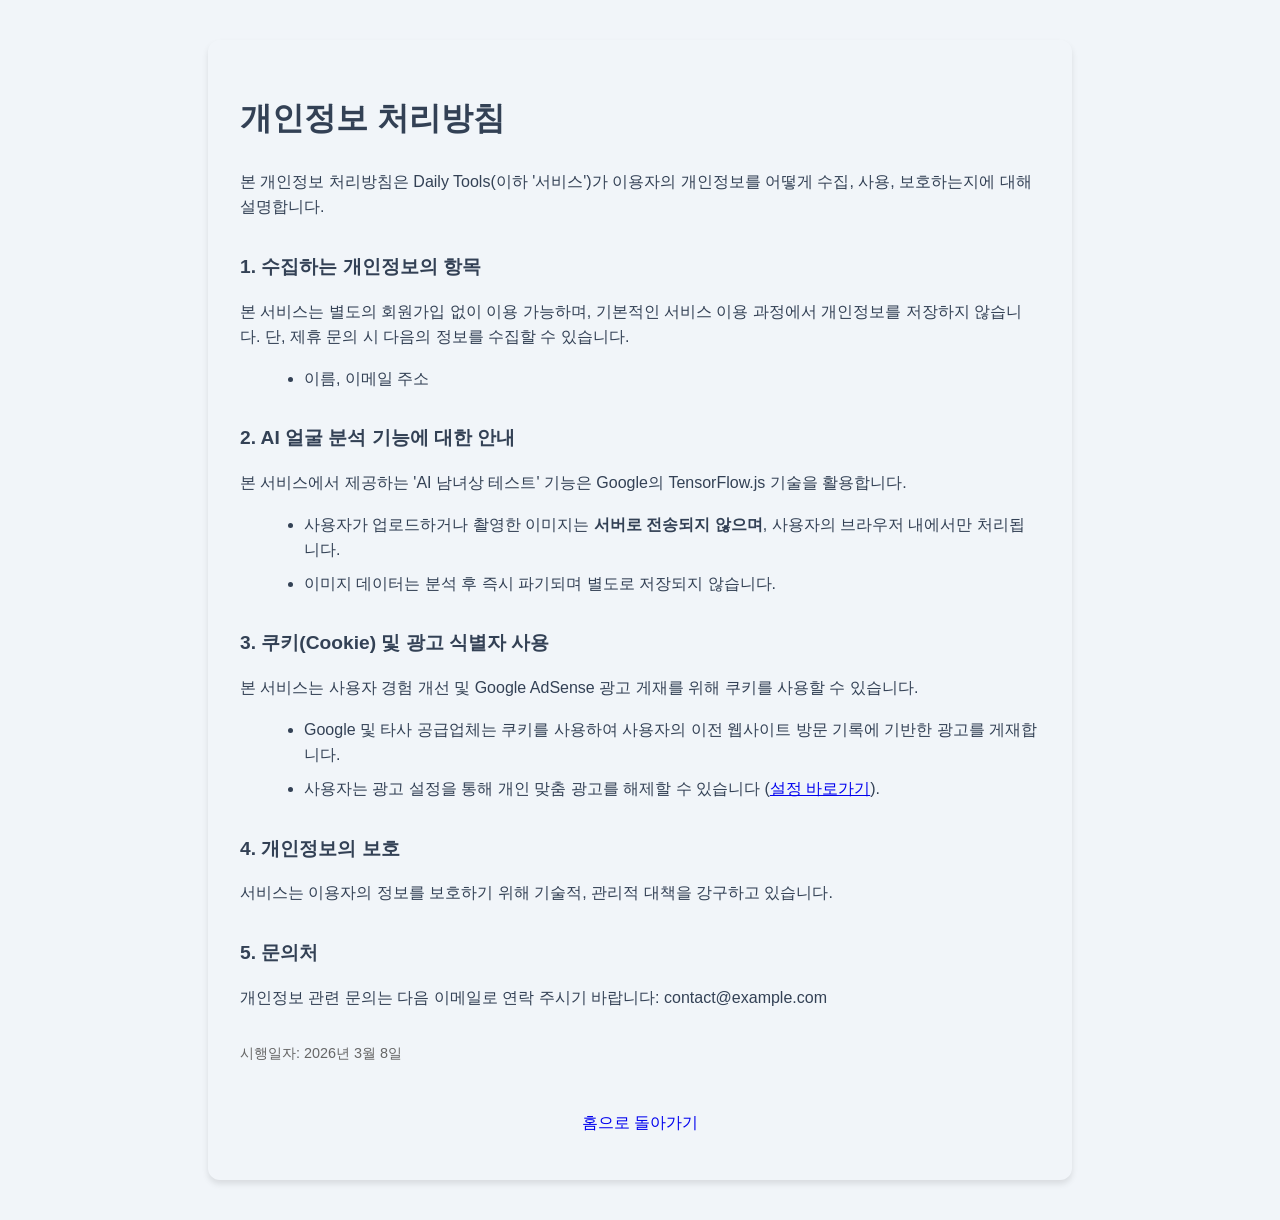
<file: privacy.html>
<!DOCTYPE html>
<html lang="ko">
<head>
    <!-- Google tag (gtag.js) -->
    <script async src="https://www.googletagmanager.com/gtag/js?id=G-W37JG0SNET"></script>
    <script>
      window.dataLayer = window.dataLayer || [];
      function gtag(){dataLayer.push(arguments);}
      gtag('js', new Date());

      gtag('config', 'G-W37JG0SNET');
    </script>
    <script type="text/javascript">
        (function(c,l,a,r,i,t,y){
            c[a]=c[a]||function(){(c[a].q=c[a].q||[]).push(arguments)};
            t=l.createElement(r);t.async=1;t.src="https://www.clarity.ms/tag/"+i;
            y=l.getElementsByTagName(r)[0];y.parentNode.insertBefore(t,y);
        })(window, document, "clarity", "script", "vsw0rj1ilz");
    </script>
    <meta charset="UTF-8">
    <meta name="viewport" content="width=device-width, initial-scale=1.0">
    <title>개인정보 처리방침 - Daily Tools</title>
    <link rel="stylesheet" href="style.css">
    <style>
        .policy-container {
            max-width: 800px;
            margin: 40px auto;
            padding: 2rem;
            background: var(--card-bg);
            border-radius: 12px;
            box-shadow: 0 4px 6px rgba(0,0,0,0.1);
            text-align: left;
        }
        h1 { margin-bottom: 1.5rem; color: var(--accent-color); }
        h2 { margin-top: 2rem; margin-bottom: 1rem; font-size: 1.2rem; }
        p, li { line-height: 1.6; color: var(--text-color); margin-bottom: 0.5rem; }
        ul { margin-left: 1.5rem; }
    </style>
</head>
<body>
    <div class="policy-container">
        <h1>개인정보 처리방침</h1>
        <p>본 개인정보 처리방침은 Daily Tools(이하 '서비스')가 이용자의 개인정보를 어떻게 수집, 사용, 보호하는지에 대해 설명합니다.</p>

        <h2>1. 수집하는 개인정보의 항목</h2>
        <p>본 서비스는 별도의 회원가입 없이 이용 가능하며, 기본적인 서비스 이용 과정에서 개인정보를 저장하지 않습니다. 단, 제휴 문의 시 다음의 정보를 수집할 수 있습니다.</p>
        <ul>
            <li>이름, 이메일 주소</li>
        </ul>

        <h2>2. AI 얼굴 분석 기능에 대한 안내</h2>
        <p>본 서비스에서 제공하는 'AI 남녀상 테스트' 기능은 Google의 TensorFlow.js 기술을 활용합니다.</p>
        <ul>
            <li>사용자가 업로드하거나 촬영한 이미지는 <strong>서버로 전송되지 않으며</strong>, 사용자의 브라우저 내에서만 처리됩니다.</li>
            <li>이미지 데이터는 분석 후 즉시 파기되며 별도로 저장되지 않습니다.</li>
        </ul>

        <h2>3. 쿠키(Cookie) 및 광고 식별자 사용</h2>
        <p>본 서비스는 사용자 경험 개선 및 Google AdSense 광고 게재를 위해 쿠키를 사용할 수 있습니다.</p>
        <ul>
            <li>Google 및 타사 공급업체는 쿠키를 사용하여 사용자의 이전 웹사이트 방문 기록에 기반한 광고를 게재합니다.</li>
            <li>사용자는 광고 설정을 통해 개인 맞춤 광고를 해제할 수 있습니다 (<a href="https://www.google.com/settings/ads" target="_blank">설정 바로가기</a>).</li>
        </ul>

        <h2>4. 개인정보의 보호</h2>
        <p>서비스는 이용자의 정보를 보호하기 위해 기술적, 관리적 대책을 강구하고 있습니다.</p>

        <h2>5. 문의처</h2>
        <p>개인정보 관련 문의는 다음 이메일로 연락 주시기 바랍니다: contact@example.com</p>

        <p style="margin-top: 2rem; font-size: 0.9rem; color: #666;">시행일자: 2026년 3월 8일</p>
        
        <div style="margin-top: 2rem; text-align: center;">
            <a href="index.html" class="main-btn" style="text-decoration: none; display: inline-block; width: auto; padding: 0.8rem 2rem;">홈으로 돌아가기</a>
        </div>
    </div>
    
    <script>
        // 다크모드 초기화
        (function() {
            const theme = localStorage.getItem('theme') || 'light';
            if (theme === 'dark') {
                document.documentElement.classList.add('dark-mode');
                document.body?.classList.add('dark-mode');
            }
        })();
    </script>
</body>
</html>
</file>
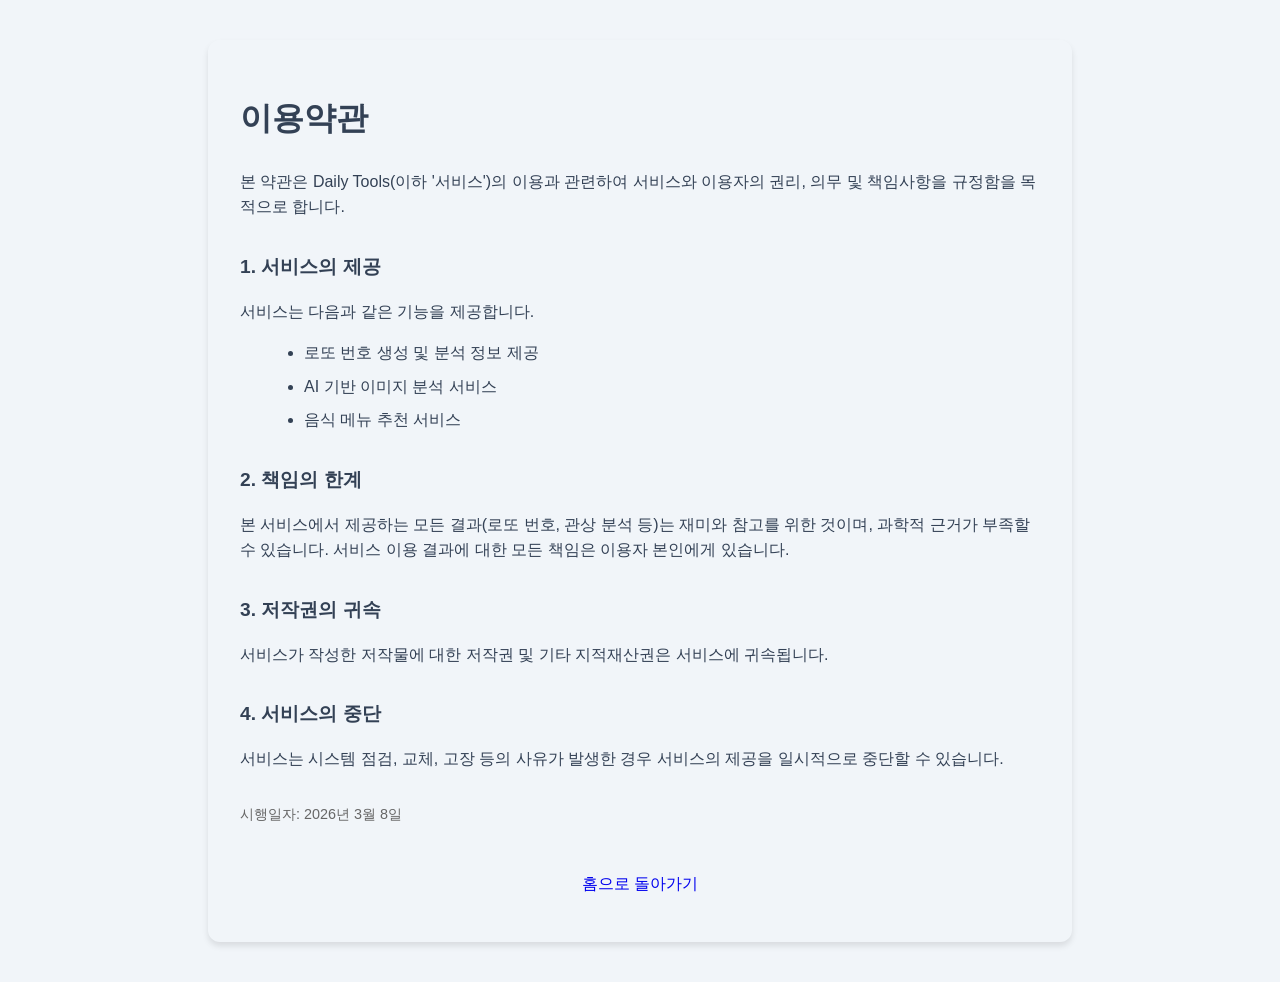
<file: terms.html>
<!DOCTYPE html>
<html lang="ko">
<head>
    <!-- Google tag (gtag.js) -->
    <script async src="https://www.googletagmanager.com/gtag/js?id=G-W37JG0SNET"></script>
    <script>
      window.dataLayer = window.dataLayer || [];
      function gtag(){dataLayer.push(arguments);}
      gtag('js', new Date());

      gtag('config', 'G-W37JG0SNET');
    </script>
    <script type="text/javascript">
        (function(c,l,a,r,i,t,y){
            c[a]=c[a]||function(){(c[a].q=c[a].q||[]).push(arguments)};
            t=l.createElement(r);t.async=1;t.src="https://www.clarity.ms/tag/"+i;
            y=l.getElementsByTagName(r)[0];y.parentNode.insertBefore(t,y);
        })(window, document, "clarity", "script", "vsw0rj1ilz");
    </script>
    <meta charset="UTF-8">
    <meta name="viewport" content="width=device-width, initial-scale=1.0">
    <title>이용약관 - Daily Tools</title>
    <link rel="stylesheet" href="style.css">
    <style>
        .policy-container {
            max-width: 800px;
            margin: 40px auto;
            padding: 2rem;
            background: var(--card-bg);
            border-radius: 12px;
            box-shadow: 0 4px 6px rgba(0,0,0,0.1);
            text-align: left;
        }
        h1 { margin-bottom: 1.5rem; color: var(--accent-color); }
        h2 { margin-top: 2rem; margin-bottom: 1rem; font-size: 1.2rem; }
        p, li { line-height: 1.6; color: var(--text-color); margin-bottom: 0.5rem; }
        ul { margin-left: 1.5rem; }
    </style>
</head>
<body>
    <div class="policy-container">
        <h1>이용약관</h1>
        <p>본 약관은 Daily Tools(이하 '서비스')의 이용과 관련하여 서비스와 이용자의 권리, 의무 및 책임사항을 규정함을 목적으로 합니다.</p>

        <h2>1. 서비스의 제공</h2>
        <p>서비스는 다음과 같은 기능을 제공합니다.</p>
        <ul>
            <li>로또 번호 생성 및 분석 정보 제공</li>
            <li>AI 기반 이미지 분석 서비스</li>
            <li>음식 메뉴 추천 서비스</li>
        </ul>

        <h2>2. 책임의 한계</h2>
        <p>본 서비스에서 제공하는 모든 결과(로또 번호, 관상 분석 등)는 재미와 참고를 위한 것이며, 과학적 근거가 부족할 수 있습니다. 서비스 이용 결과에 대한 모든 책임은 이용자 본인에게 있습니다.</p>

        <h2>3. 저작권의 귀속</h2>
        <p>서비스가 작성한 저작물에 대한 저작권 및 기타 지적재산권은 서비스에 귀속됩니다.</p>

        <h2>4. 서비스의 중단</h2>
        <p>서비스는 시스템 점검, 교체, 고장 등의 사유가 발생한 경우 서비스의 제공을 일시적으로 중단할 수 있습니다.</p>

        <p style="margin-top: 2rem; font-size: 0.9rem; color: #666;">시행일자: 2026년 3월 8일</p>
        
        <div style="margin-top: 2rem; text-align: center;">
            <a href="index.html" class="main-btn" style="text-decoration: none; display: inline-block; width: auto; padding: 0.8rem 2rem;">홈으로 돌아가기</a>
        </div>
    </div>
    
    <script>
        // 다크모드 초기화
        (function() {
            const theme = localStorage.getItem('theme') || 'light';
            if (theme === 'dark') {
                document.documentElement.classList.add('dark-mode');
                document.body?.classList.add('dark-mode');
            }
        })();
    </script>
</body>
</html>
</file>
<file: style.css>
:root {
    /* Modern Professional Palette */
    --p-indigo: #4f46e5;
    --p-purple: #7c3aed;
    --p-rose: #e11d48;
    --p-emerald: #059669;
    --p-amber: #d97706;
    
    --primary-gradient: linear-gradient(135deg, var(--p-indigo) 0%, var(--p-purple) 100%);
    
    --bg-base: #f1f5f9;
    --bg-surface: #ffffff;
    --text-strong: #0f172a;
    --text-main: #334155;
    --text-sub: #64748b;
    --border-light: #e2e8f0;
    
    --radius-lg: 24px;
    --radius-md: 16px;
    --shadow-soft: 0 10px 25px -5px rgba(0, 0, 0, 0.05), 0 8px 10px -6px rgba(0, 0, 0, 0.05);
}

.dark-mode {
    --bg-base: #0f172a;
    --bg-surface: #1e293b;
    --text-strong: #f8fafc;
    --text-main: #cbd5e1;
    --text-sub: #94a3b8;
    --border-light: #334155;
}

body {
    font-family: 'Pretendard Variable', -apple-system, sans-serif;
    background-color: var(--bg-base);
    color: var(--text-main);
    margin: 0;
    line-height: 1.6;
}

/* Header */
header {
    background: var(--bg-surface);
    border-bottom: 1px solid var(--border-light);
    position: sticky; top: 0; z-index: 1000;
}

.header-container {
    max-width: 1200px; margin: 0 auto;
    padding: 1rem 1.5rem;
    display: flex; justify-content: space-between; align-items: center;
}

.logo {
    font-size: 1.5rem; font-weight: 900;
    color: var(--p-indigo); text-decoration: none;
    letter-spacing: -1px;
}

nav ul { display: flex; gap: 1.5rem; list-style: none; margin: 0; padding: 0; }
nav a { text-decoration: none; color: var(--text-sub); font-weight: 700; font-size: 0.9rem; cursor: pointer; }
nav a.active { color: var(--p-indigo); }

/* Main Layout */
main { max-width: 1200px; margin: 0 auto; padding: 2rem 1rem; }

.content-grid {
    display: grid; grid-template-columns: 240px 1fr; gap: 2rem;
}

/* Sidebar */
.sidebar-menu {
    background: var(--bg-surface);
    padding: 1rem; border-radius: var(--radius-md);
    border: 1px solid var(--border-light);
    position: sticky; top: 80px; height: fit-content;
}

.sidebar-menu button {
    display: block; width: 100%; text-align: left;
    padding: 0.8rem 1rem; margin-bottom: 0.4rem;
    border: none; background: transparent;
    color: var(--text-sub); font-weight: 600; cursor: pointer;
    border-radius: 10px; transition: 0.2s;
}

.sidebar-menu button:hover { background: var(--bg-base); color: var(--text-strong); }
.sidebar-menu button.active { background: var(--p-indigo); color: white; }

/* Tool Workspace */
.tool-workspace {
    background: var(--bg-surface);
    border-radius: var(--radius-lg); padding: 3rem;
    border: 1px solid var(--border-light);
    box-shadow: var(--shadow-soft);
}

.workspace-header { text-align: center; margin-bottom: 3rem; }
.workspace-header h2 { font-size: 2rem; font-weight: 800; color: var(--text-strong); margin-bottom: 0.5rem; }
.workspace-header p { color: var(--text-sub); font-size: 1rem; }

/* Bento Grid (Home) */
.bento-grid { display: grid; grid-template-columns: repeat(auto-fill, minmax(220px, 1fr)); gap: 1rem; margin-top: 2rem; }
.bento-item { background: var(--bg-surface); padding: 2rem; border-radius: var(--radius-md); border: 1px solid var(--border-light); cursor: pointer; transition: 0.2s; }
.bento-item:hover { border-color: var(--p-indigo); transform: translateY(-4px); box-shadow: var(--shadow-soft); }
.bento-item h3 { font-size: 1.1rem; margin: 1rem 0 0.5rem; color: var(--text-strong); }
.bento-item p { font-size: 0.85rem; color: var(--text-sub); line-height: 1.4; }

/* Lotto UI */
.numbers-container { display: flex; justify-content: center; gap: 0.8rem; margin: 2.5rem 0; flex-wrap: wrap; }
.number { width: 50px; height: 50px; border-radius: 50%; display: flex; align-items: center; justify-content: center; font-size: 1.2rem; font-weight: 800; color: white; background: var(--primary-gradient); box-shadow: 0 4px 10px rgba(79, 70, 229, 0.3); }

/* Pomodoro UI */
.pomo-timer-box { width: 240px; height: 240px; border-radius: 50%; margin: 0 auto 2.5rem; border: 8px solid var(--border-light); display: flex; align-items: center; justify-content: center; background: var(--bg-base); }
.pomo-time { font-size: 4rem; font-weight: 900; color: var(--p-rose); font-family: monospace; }

/* Breath UI */
.breath-canvas { width: 200px; height: 200px; margin: 3rem auto; background: var(--p-emerald); border-radius: 50%; opacity: 0.2; }

/* Buttons */
.btn-primary { background: var(--p-indigo); color: white; border: none; border-radius: 12px; padding: 1rem 2rem; font-size: 1rem; font-weight: 700; cursor: pointer; transition: 0.2s; width: 100%; }
.btn-primary:hover { background: var(--p-purple); transform: translateY(-2px); }

/* Support Form */
.support-form { max-width: 600px; margin: 0 auto; text-align: left; }
.field-group { margin-bottom: 1.5rem; }
.field-group label { display: block; margin-bottom: 0.5rem; font-weight: 700; font-size: 0.9rem; }
.input-field { width: 100%; padding: 0.8rem 1rem; border-radius: 10px; border: 1px solid var(--border-light); background: var(--bg-base); color: var(--text-strong); font-size: 1rem; box-sizing: border-box; }

/* Community Section - Reverted to Clean Style */
.community-section { margin-top: 4rem; padding-top: 3rem; border-top: 1px solid var(--border-light); }
.community-header { display: flex; justify-content: space-between; align-items: center; margin-bottom: 2rem; }
.community-header h2 { font-size: 1.5rem; font-weight: 800; color: var(--text-strong); }

/* Footer - Improved UI */
footer { background: var(--bg-surface); border-top: 1px solid var(--border-light); padding: 4rem 1.5rem; margin-top: 6rem; }
.footer-container { max-width: 1200px; margin: 0 auto; display: flex; flex-direction: column; align-items: center; gap: 2rem; }
.footer-logo { font-size: 1.4rem; font-weight: 900; color: var(--p-indigo); }
.footer-links { display: flex; gap: 2rem; }
.footer-links a { color: var(--text-sub); text-decoration: none; font-weight: 600; font-size: 0.9rem; }
.footer-copy { color: var(--text-sub); font-size: 0.8rem; }

@media (max-width: 768px) {
    .content-grid { grid-template-columns: 1fr; }
    .sidebar-menu { display: flex; overflow-x: auto; position: static; margin-bottom: 1.5rem; }
    .sidebar-menu button { white-space: nowrap; flex: 0 0 auto; }
}

.hidden { display: none !important; }
.result-box { padding: 1.5rem; background: var(--bg-base); border-radius: 12px; margin-top: 1rem; font-weight: 700; text-align: center; }
</file>
